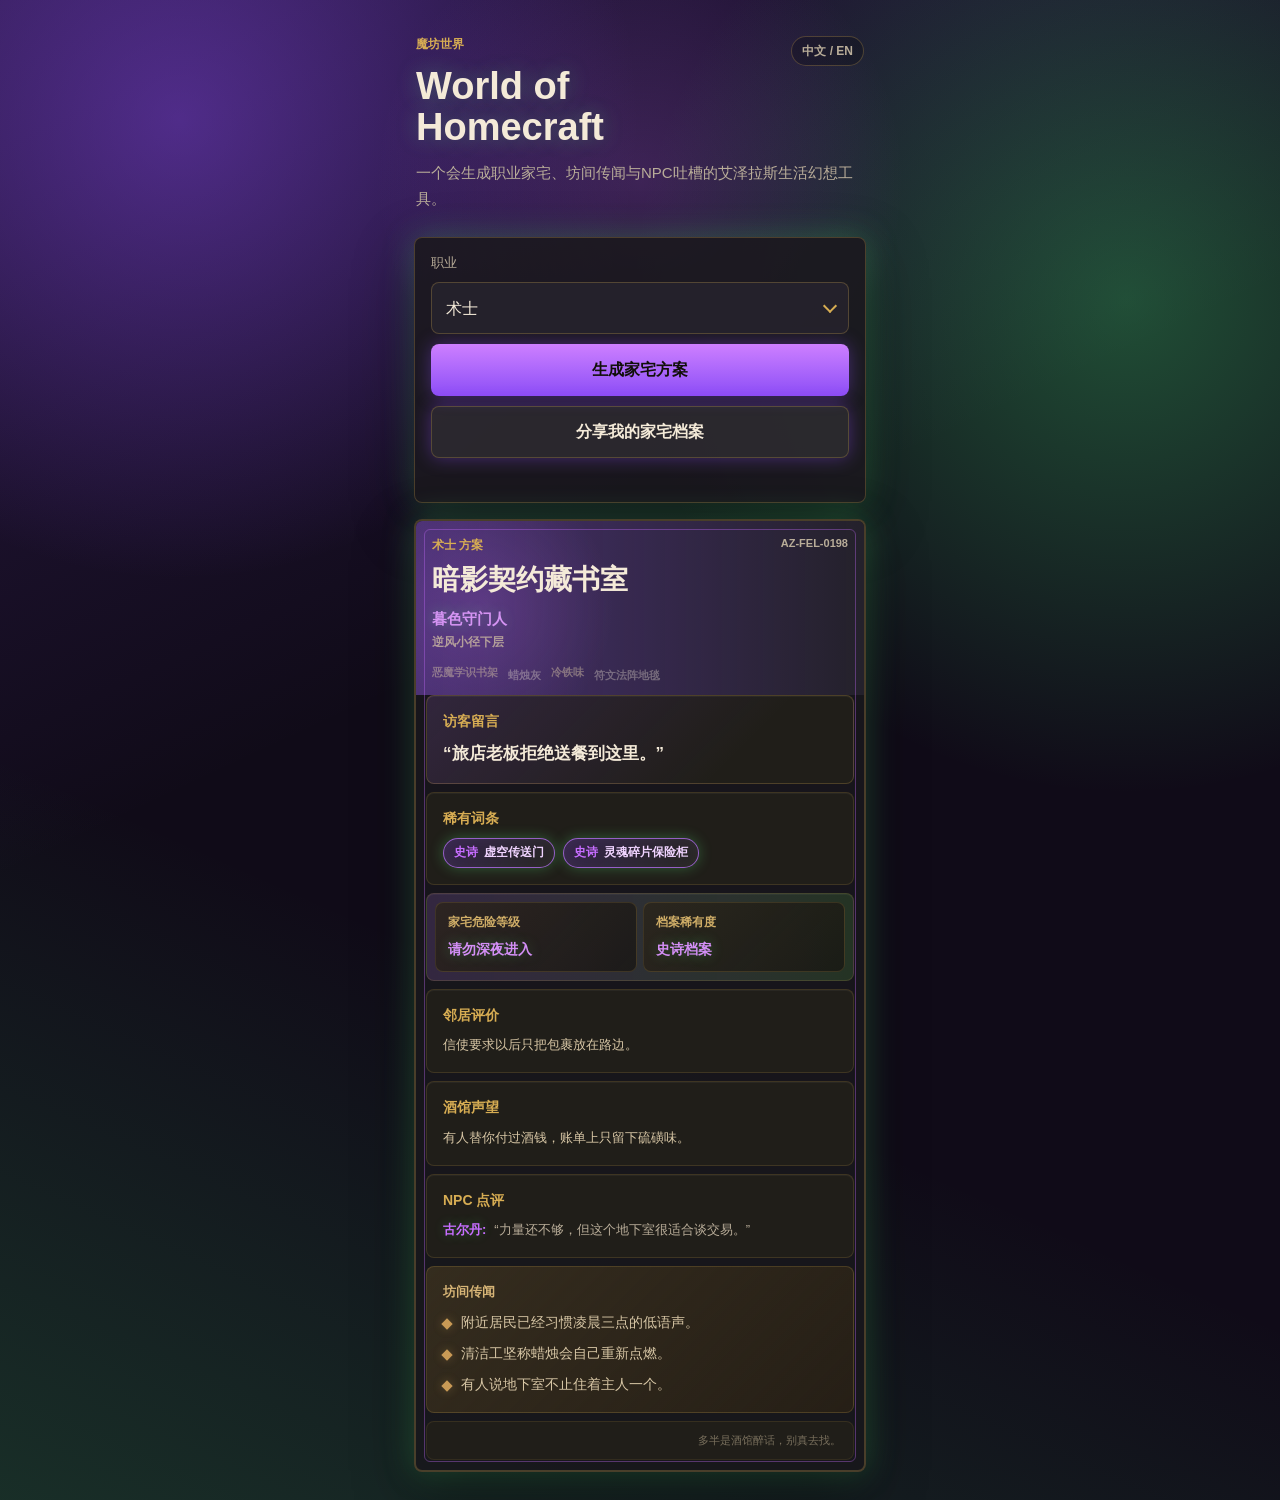
<file: index.html>
<!doctype html>
<html lang="zh-CN">
  <head>
    <meta charset="utf-8">
    <meta name="viewport" content="width=device-width, initial-scale=1">
    <title>World of Homecraft | 魔坊世界</title>
    <link rel="stylesheet" href="styles.css">
  </head>
  <body>
    <main class="app-shell">
      <section class="hero" aria-labelledby="page-title">
        <div class="topbar">
          <p class="eyebrow" id="brandName">魔坊世界</p>
          <button class="lang-toggle" id="langToggle" type="button">中文 / EN</button>
        </div>
        <h1 id="page-title">World of Homecraft</h1>
        <p class="intro" id="introText">一个会生成职业家宅、坊间传闻与NPC吐槽的艾泽拉斯生活幻想工具。</p>
      </section>

      <section class="control-panel" aria-label="生成控制">
        <label class="field-label" id="classLabel" for="classSelect">职业</label>
        <div class="select-wrap">
          <select id="classSelect">
            <option value="warlock">术士</option>
            <option value="paladin">圣骑士</option>
            <option value="rogue">盗贼</option>
            <option value="shaman">萨满</option>
            <option value="deathKnight">死亡骑士</option>
            <option value="warrior">战士</option>
            <option value="hunter">猎人</option>
            <option value="mage">法师</option>
            <option value="priest">牧师</option>
            <option value="druid">德鲁伊</option>
            <option value="monk">武僧</option>
            <option value="demonHunter">恶魔猎手</option>
            <option value="evoker">唤魔师</option>
          </select>
        </div>
        <div class="button-row">
          <button id="generateBtn" type="button">生成家宅方案</button>
          <button class="secondary-button" id="saveBtn" type="button">分享我的家宅档案</button>
        </div>
        <p class="copy-status" id="copyStatus" role="status" aria-live="polite"></p>
      </section>

      <section class="result-card" id="resultCard" aria-live="polite">
        <div class="result-header">
          <div class="poster-topline">
            <p class="result-kicker" id="className">术士方案</p>
            <p class="serial-number" id="serialNumber">AZ-2026-0507-0000</p>
          </div>
          <h2 id="themeName">暗影契约藏书室</h2>
          <div class="header-identity">
            <p class="character-title" id="characterTitle">暮色守门人</p>
            <p class="archive-region" id="archiveRegion">暮色森林边缘</p>
          </div>
          <div class="atmosphere-fragments" id="atmosphereFragments" aria-label="气味碎片"></div>
        </div>

        <article class="visitor-note-block">
          <h3 id="visitorTitle">访客留言</h3>
          <p id="visitorNote">“这里的门从不真正锁上。”</p>
        </article>

        <article class="affix-block">
          <h3 id="affixTitle">稀有词条</h3>
          <div class="affix-list" id="affixList"></div>
        </article>

        <article class="identity-block">
          <div>
            <h3 id="dangerTitle">家宅危险等级</h3>
            <p class="identity-value" id="dangerLevel">有轻微投诉</p>
          </div>
          <div>
            <h3 id="archiveTitle">档案稀有度</h3>
            <p class="identity-value" id="archiveRarity">稀有档案</p>
          </div>
        </article>

        <article class="neighbor-block">
          <h3 id="neighborTitle">邻居评价</h3>
          <p id="neighborNote">隔壁矮人投诉你半夜还在敲墙。</p>
        </article>

        <article class="tavern-block">
          <h3 id="tavernTitle">酒馆声望</h3>
          <p id="tavernReputation">旅店老板知道你的名字，但不愿细说。</p>
        </article>

        <article class="npc-block">
          <h3 id="npcTitle">NPC 点评</h3>
          <p><strong id="npcName">古尔丹</strong><span id="npcComment">力量还不够。</span></p>
        </article>

        <article class="rumor-board">
          <span id="rumorTitle">坊间传闻</span>
          <ul id="rumorList"></ul>
        </article>

        <p class="corner-note" id="cornerNote">多半是酒馆醉话，别真去找。</p>
      </section>
    </main>

    <script src="script.js"></script>
  </body>
</html>
</file>
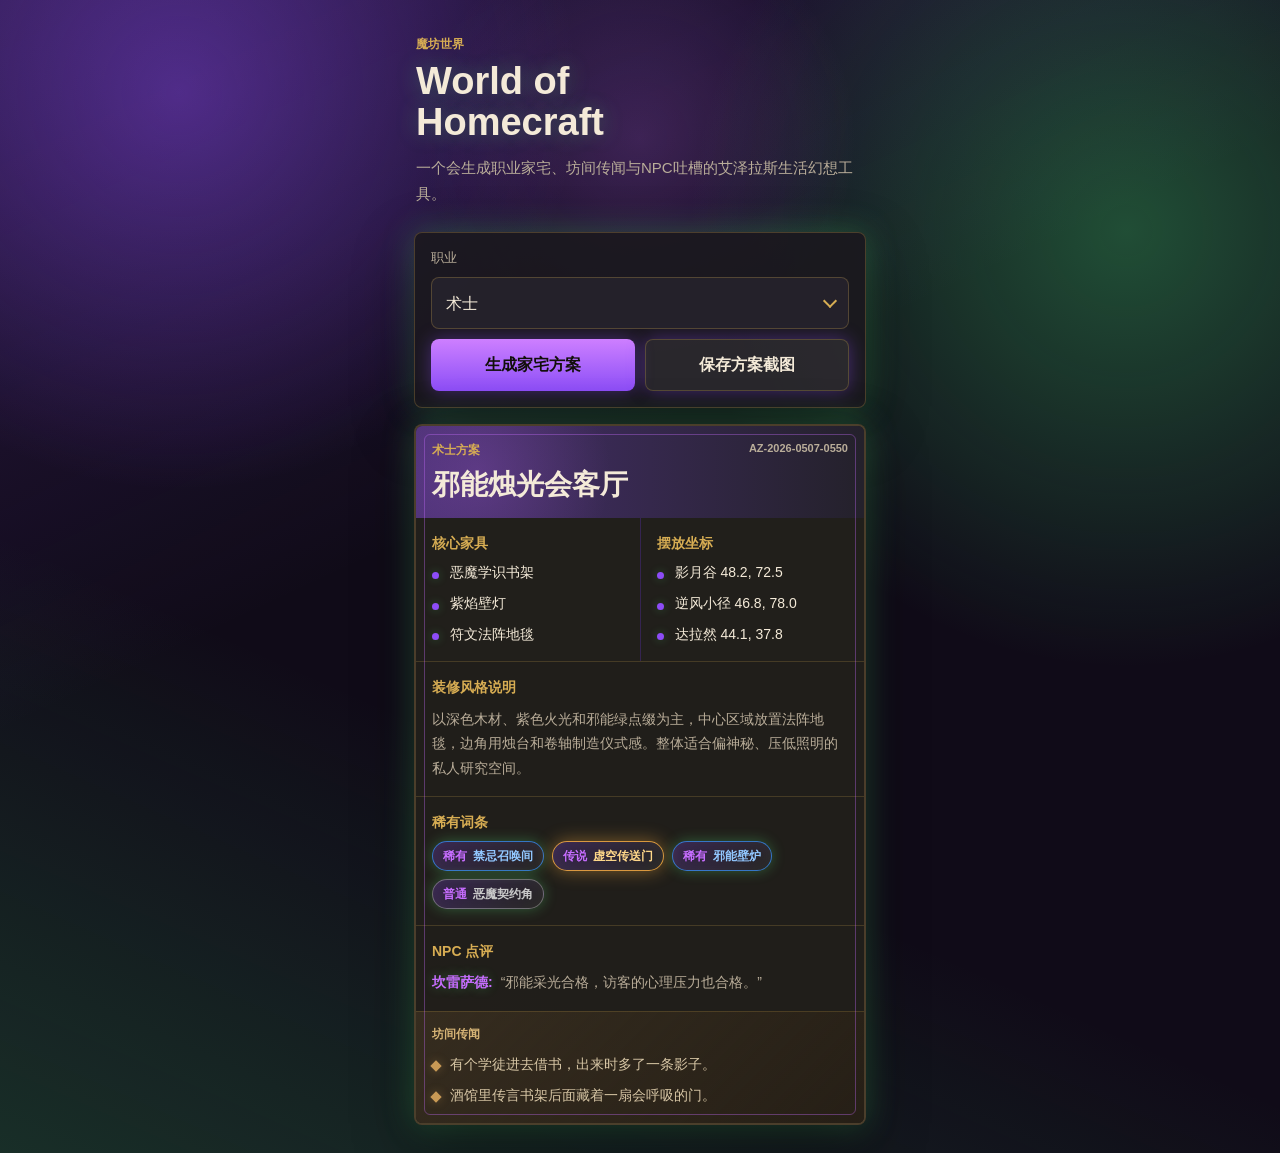
<file: PROJECT_ARCHIVE/BACKUPS/V0_1_1_PRE_DEPLOY_20260507_092441/index.html>
<!doctype html>
<html lang="zh-CN">
  <head>
    <meta charset="utf-8">
    <meta name="viewport" content="width=device-width, initial-scale=1">
    <title>World of Homecraft | 魔坊世界</title>
    <link rel="stylesheet" href="styles.css">
  </head>
  <body>
    <main class="app-shell">
      <section class="hero" aria-labelledby="page-title">
        <p class="eyebrow">魔坊世界</p>
        <h1 id="page-title">World of Homecraft</h1>
        <p class="intro">一个会生成职业家宅、坊间传闻与NPC吐槽的艾泽拉斯生活幻想工具。</p>
      </section>

      <section class="control-panel" aria-label="生成控制">
        <label class="field-label" for="classSelect">职业</label>
        <div class="select-wrap">
          <select id="classSelect">
            <option value="warlock">术士</option>
            <option value="paladin">圣骑士</option>
            <option value="rogue">盗贼</option>
            <option value="shaman">萨满</option>
            <option value="deathKnight">死亡骑士</option>
            <option value="warrior">战士</option>
            <option value="hunter">猎人</option>
            <option value="mage">法师</option>
            <option value="priest">牧师</option>
            <option value="druid">德鲁伊</option>
            <option value="monk">武僧</option>
            <option value="demonHunter">恶魔猎手</option>
            <option value="evoker">唤魔师</option>
          </select>
        </div>
        <div class="button-row">
          <button id="generateBtn" type="button">生成家宅方案</button>
          <button class="secondary-button" id="saveBtn" type="button">保存方案截图</button>
        </div>
      </section>

      <section class="result-card" id="resultCard" aria-live="polite">
        <div class="result-header">
          <div class="poster-topline">
            <p class="result-kicker" id="className">术士方案</p>
            <p class="serial-number" id="serialNumber">AZ-2026-0507-0000</p>
          </div>
          <h2 id="themeName">暗影契约藏书室</h2>
        </div>

        <div class="result-grid">
          <article class="info-block">
            <h3>核心家具</h3>
            <ul id="furnitureList"></ul>
          </article>

          <article class="info-block">
            <h3>摆放坐标</h3>
            <ul id="coordsList"></ul>
          </article>
        </div>

        <article class="style-block">
          <h3>装修风格说明</h3>
          <p id="styleDescription"></p>
        </article>

        <article class="affix-block">
          <h3>稀有词条</h3>
          <div class="affix-list" id="affixList"></div>
        </article>

        <article class="npc-block">
          <h3>NPC 点评</h3>
          <p><strong id="npcName">古尔丹</strong><span id="npcComment">力量还不够。</span></p>
        </article>

        <article class="rumor-board">
          <span>坊间传闻</span>
          <ul id="rumorList"></ul>
        </article>
      </section>
    </main>

    <script src="script.js"></script>
  </body>
</html>
</file>
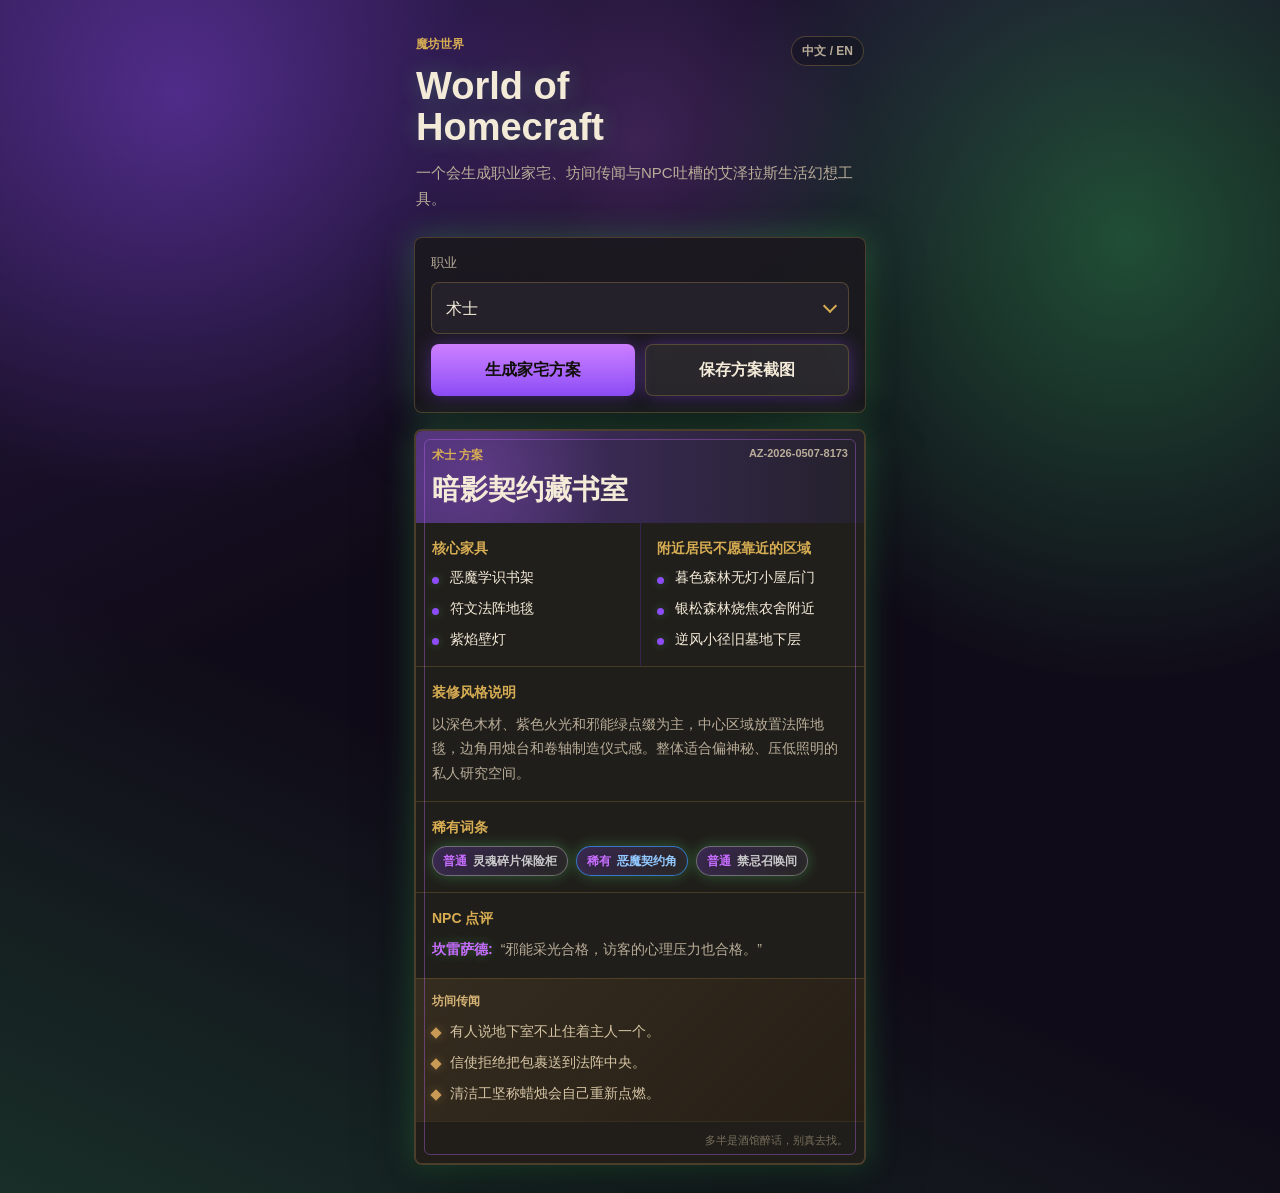
<file: PROJECT_ARCHIVE/WORLD_OF_HOMECRAFT_V0_2_FREEZE_20260507_115040/project_snapshot/index.html>
<!doctype html>
<html lang="zh-CN">
  <head>
    <meta charset="utf-8">
    <meta name="viewport" content="width=device-width, initial-scale=1">
    <title>World of Homecraft | 魔坊世界</title>
    <link rel="stylesheet" href="styles.css">
  </head>
  <body>
    <main class="app-shell">
      <section class="hero" aria-labelledby="page-title">
        <div class="topbar">
          <p class="eyebrow" id="brandName">魔坊世界</p>
          <button class="lang-toggle" id="langToggle" type="button">中文 / EN</button>
        </div>
        <h1 id="page-title">World of Homecraft</h1>
        <p class="intro" id="introText">一个会生成职业家宅、坊间传闻与NPC吐槽的艾泽拉斯生活幻想工具。</p>
      </section>

      <section class="control-panel" aria-label="生成控制">
        <label class="field-label" id="classLabel" for="classSelect">职业</label>
        <div class="select-wrap">
          <select id="classSelect">
            <option value="warlock">术士</option>
            <option value="paladin">圣骑士</option>
            <option value="rogue">盗贼</option>
            <option value="shaman">萨满</option>
            <option value="deathKnight">死亡骑士</option>
            <option value="warrior">战士</option>
            <option value="hunter">猎人</option>
            <option value="mage">法师</option>
            <option value="priest">牧师</option>
            <option value="druid">德鲁伊</option>
            <option value="monk">武僧</option>
            <option value="demonHunter">恶魔猎手</option>
            <option value="evoker">唤魔师</option>
          </select>
        </div>
        <div class="button-row">
          <button id="generateBtn" type="button">生成家宅方案</button>
          <button class="secondary-button" id="saveBtn" type="button">保存方案截图</button>
        </div>
      </section>

      <section class="result-card" id="resultCard" aria-live="polite">
        <div class="result-header">
          <div class="poster-topline">
            <p class="result-kicker" id="className">术士方案</p>
            <p class="serial-number" id="serialNumber">AZ-2026-0507-0000</p>
          </div>
          <h2 id="themeName">暗影契约藏书室</h2>
        </div>

        <div class="result-grid">
          <article class="info-block">
            <h3 id="furnitureTitle">核心家具</h3>
            <ul id="furnitureList"></ul>
          </article>

          <article class="info-block">
            <h3 id="locationTitle">传闻地点</h3>
            <ul id="coordsList"></ul>
          </article>
        </div>

        <article class="style-block">
          <h3 id="styleTitle">装修风格说明</h3>
          <p id="styleDescription"></p>
        </article>

        <article class="affix-block">
          <h3 id="affixTitle">稀有词条</h3>
          <div class="affix-list" id="affixList"></div>
        </article>

        <article class="npc-block">
          <h3 id="npcTitle">NPC 点评</h3>
          <p><strong id="npcName">古尔丹</strong><span id="npcComment">力量还不够。</span></p>
        </article>

        <article class="rumor-board">
          <span id="rumorTitle">坊间传闻</span>
          <ul id="rumorList"></ul>
        </article>

        <p class="corner-note" id="cornerNote">多半是酒馆醉话，别真去找。</p>
      </section>
    </main>

    <script src="script.js"></script>
  </body>
</html>
</file>
<file: styles.css>
:root {
  color-scheme: dark;
  --bg: #100f13;
  --panel: rgba(27, 25, 30, 0.9);
  --panel-strong: rgba(38, 34, 44, 0.94);
  --ink: #f4ead8;
  --muted: #b9ad99;
  --line: rgba(215, 173, 83, 0.26);
  --gold: #d7ad53;
  --ember: #b84e35;
  --green: #588369;
  --accent: #b369f2;
  --accent-2: #4ccf72;
  --accent-3: #d7ad53;
  --glow: rgba(179, 105, 242, 0.36);
  --shadow: 0 20px 60px rgba(0, 0, 0, 0.42);
}

* {
  box-sizing: border-box;
}

html {
  min-height: 100%;
  background: var(--bg);
}

body {
  min-height: 100vh;
  margin: 0;
  overflow-x: hidden;
  font-family: -apple-system, BlinkMacSystemFont, "Segoe UI", "PingFang SC", "Microsoft YaHei", sans-serif;
  color: var(--ink);
  transition: background 420ms ease, color 420ms ease;
  background:
    radial-gradient(circle at 50% 12%, color-mix(in srgb, var(--accent-3) 20%, transparent), transparent 18%),
    radial-gradient(circle at 14% 8%, color-mix(in srgb, var(--accent) 42%, transparent), transparent 26%),
    radial-gradient(circle at 88% 20%, color-mix(in srgb, var(--accent-2) 34%, transparent), transparent 30%),
    linear-gradient(155deg, color-mix(in srgb, var(--accent) 20%, transparent), transparent 42%),
    linear-gradient(24deg, color-mix(in srgb, var(--accent-2) 18%, transparent), transparent 36%),
    var(--bg);
}

body::before {
  position: fixed;
  inset: 0;
  z-index: -1;
  background:
    linear-gradient(rgba(255, 255, 255, 0.035) 1px, transparent 1px),
    linear-gradient(90deg, rgba(255, 255, 255, 0.025) 1px, transparent 1px);
  background-size: 34px 34px;
  content: "";
  mask-image: linear-gradient(to bottom, rgba(0, 0, 0, 0.6), transparent 70%);
}

body[data-theme="warlock"] {
  --bg: #100b18;
  --accent: #8d4cf6;
  --accent-2: #40d06f;
  --accent-3: #c76dff;
  --glow: rgba(92, 255, 132, 0.28);
}

body[data-theme="paladin"] {
  --bg: #17130a;
  --accent: #ffd464;
  --accent-2: #fff2b3;
  --accent-3: #f2a93b;
  --glow: rgba(255, 218, 116, 0.34);
}

body[data-theme="rogue"] {
  --bg: #0d0c0a;
  --accent: #4f3a25;
  --accent-2: #4f6f42;
  --accent-3: #9b8a5a;
  --glow: rgba(126, 162, 83, 0.18);
}

body[data-theme="shaman"] {
  --bg: #081619;
  --accent: #25a8c4;
  --accent-2: #34d099;
  --accent-3: #78e0ff;
  --glow: rgba(52, 208, 153, 0.3);
}

body[data-theme="deathKnight"] {
  --bg: #08131d;
  --accent: #77c7ff;
  --accent-2: #2b5f82;
  --accent-3: #b7e6ff;
  --glow: rgba(119, 199, 255, 0.3);
}

body[data-theme="warrior"] {
  --bg: #140d0c;
  --accent: #a52f25;
  --accent-2: #77716a;
  --accent-3: #d24f38;
  --glow: rgba(210, 79, 56, 0.3);
}

body[data-theme="hunter"] {
  --bg: #0d150c;
  --accent: #4d8f3c;
  --accent-2: #b0a05f;
  --accent-3: #76c25a;
  --glow: rgba(118, 194, 90, 0.26);
}

body[data-theme="mage"] {
  --bg: #0d1021;
  --accent: #4aa6ff;
  --accent-2: #8b68ff;
  --accent-3: #9dd9ff;
  --glow: rgba(74, 166, 255, 0.3);
}

body[data-theme="priest"] {
  --bg: #15131a;
  --accent: #f4e8b7;
  --accent-2: #7a5aa2;
  --accent-3: #ffffff;
  --glow: rgba(244, 232, 183, 0.28);
}

body[data-theme="druid"] {
  --bg: #10170c;
  --accent: #66b34e;
  --accent-2: #d6ad4b;
  --accent-3: #9fdf70;
  --glow: rgba(102, 179, 78, 0.28);
}

body[data-theme="monk"] {
  --bg: #071714;
  --accent: #38b889;
  --accent-2: #9ed6a2;
  --accent-3: #7ff0bf;
  --glow: rgba(56, 184, 137, 0.3);
}

body[data-theme="demonHunter"] {
  --bg: #0c0d0a;
  --accent: #63e23f;
  --accent-2: #2a182d;
  --accent-3: #a6ff69;
  --glow: rgba(99, 226, 63, 0.32);
}

body[data-theme="evoker"] {
  --bg: #10140f;
  --accent: #44bda6;
  --accent-2: #b38145;
  --accent-3: #6ee2bb;
  --glow: rgba(68, 189, 166, 0.3);
}

button,
select {
  font: inherit;
}

.app-shell {
  width: min(100vw, 480px);
  min-height: 100vh;
  margin: 0 auto;
  padding: 18px 14px 28px;
}

.hero {
  padding: 18px 2px 16px;
}

.topbar {
  display: flex;
  align-items: flex-start;
  justify-content: space-between;
  gap: 12px;
}

.eyebrow,
.result-kicker {
  margin: 0 0 8px;
  color: var(--gold);
  font-size: 12px;
  font-weight: 700;
  letter-spacing: 0;
  text-transform: uppercase;
}

.lang-toggle {
  width: auto;
  min-height: 30px;
  border: 1px solid rgba(215, 173, 83, 0.28);
  border-radius: 999px;
  padding: 4px 10px;
  color: var(--muted);
  background: rgba(0, 0, 0, 0.22);
  box-shadow: none;
  font-size: 12px;
  font-weight: 800;
}

h1,
h2,
h3,
p {
  margin-top: 0;
}

h1 {
  max-width: 8em;
  margin-bottom: 12px;
  font-size: 38px;
  line-height: 1.08;
  letter-spacing: 0;
  text-shadow: 0 0 22px var(--glow);
}

.intro {
  margin-bottom: 0;
  color: var(--muted);
  font-size: 15px;
  line-height: 1.7;
}

.control-panel,
.result-card {
  border: 1px solid var(--line);
  background: var(--panel);
  box-shadow: var(--shadow), 0 0 32px var(--glow);
  transition: border-color 420ms ease, box-shadow 420ms ease, background 420ms ease;
}

.control-panel {
  display: grid;
  gap: 10px;
  margin: 10px 0 16px;
  padding: 16px;
  border-radius: 8px;
}

.field-label {
  color: var(--muted);
  font-size: 13px;
}

.select-wrap {
  position: relative;
}

.select-wrap::after {
  position: absolute;
  top: 50%;
  right: 14px;
  width: 8px;
  height: 8px;
  border-right: 2px solid var(--gold);
  border-bottom: 2px solid var(--gold);
  content: "";
  pointer-events: none;
  transform: translateY(-70%) rotate(45deg);
}

select,
button {
  width: 100%;
  min-height: 52px;
  border-radius: 8px;
}

select {
  appearance: none;
  border: 1px solid var(--line);
  padding: 0 42px 0 14px;
  color: var(--ink);
  background: var(--panel-strong);
}

button {
  border: 0;
  color: #110f0a;
  background: linear-gradient(180deg, color-mix(in srgb, var(--accent-3) 88%, #ffffff), var(--accent));
  font-weight: 800;
  cursor: pointer;
  box-shadow: 0 0 18px color-mix(in srgb, var(--accent) 38%, transparent);
}

button:active {
  transform: translateY(1px);
}

.button-row {
  display: grid;
  gap: 10px;
}

.secondary-button {
  border: 1px solid var(--line);
  color: var(--ink);
  background: rgba(255, 255, 255, 0.07);
}

.copy-status {
  min-height: 18px;
  margin: 0;
  color: color-mix(in srgb, var(--accent-3) 82%, var(--ink));
  font-size: 12px;
  line-height: 1.5;
}

.result-card {
  overflow: hidden;
  border-width: 2px;
  border-radius: 8px;
  position: relative;
  background: color-mix(in srgb, var(--panel) 88%, #0c0a0b);
}

.result-card::before {
  position: absolute;
  inset: 8px;
  border: 1px solid color-mix(in srgb, var(--accent-3) 36%, transparent);
  border-radius: 6px;
  content: "";
  pointer-events: none;
}

.result-header {
  padding: 16px;
  background:
    radial-gradient(circle at 14% 50%, color-mix(in srgb, var(--accent-3) 20%, transparent), transparent 34%),
    linear-gradient(90deg, color-mix(in srgb, var(--accent) 34%, transparent), transparent),
    var(--panel-strong);
}

.poster-topline {
  display: flex;
  align-items: flex-start;
  justify-content: space-between;
  gap: 10px;
}

.serial-number {
  margin: 0;
  color: var(--muted);
  font-size: 11px;
  font-weight: 800;
}

h2 {
  margin-bottom: 0;
  font-size: 28px;
  line-height: 1.25;
  letter-spacing: 0;
}

.header-identity {
  display: grid;
  gap: 5px;
  margin-top: 12px;
}

.character-title,
.archive-region {
  margin: 0;
  line-height: 1.35;
}

.character-title {
  color: color-mix(in srgb, var(--accent-3) 70%, var(--ink));
  font-size: 15px;
  font-weight: 900;
  text-shadow: 0 0 14px var(--glow);
}

.archive-region {
  color: rgba(215, 198, 165, 0.72);
  font-size: 12px;
  font-weight: 800;
}

.atmosphere-fragments {
  display: flex;
  flex-wrap: wrap;
  gap: 6px 10px;
  margin-top: 14px;
  max-width: 100%;
}

.atmosphere-fragments span {
  color: rgba(215, 198, 165, 0.46);
  font-size: 11px;
  font-weight: 800;
  line-height: 1.35;
}

.atmosphere-fragments span:nth-child(even) {
  transform: translateY(3px);
  color: rgba(244, 234, 216, 0.34);
}

.info-block,
.affix-block,
.visitor-note-block,
.identity-block,
.neighbor-block,
.tavern-block,
.npc-block,
.rumor-board {
  background: rgba(33, 31, 26, 0.98);
}

.info-block,
.affix-block,
.visitor-note-block,
.identity-block,
.neighbor-block,
.tavern-block,
.npc-block {
  padding: 16px;
}

h3 {
  margin-bottom: 10px;
  color: var(--gold);
  font-size: 14px;
  line-height: 1.3;
}

ul {
  display: grid;
  gap: 9px;
  margin: 0;
  padding: 0;
  list-style: none;
}

li {
  position: relative;
  padding-left: 18px;
  color: var(--ink);
  font-size: 14px;
  line-height: 1.55;
}

li::before {
  position: absolute;
  top: 0.7em;
  left: 0;
  width: 7px;
  height: 7px;
  border-radius: 50%;
  background: var(--accent);
  box-shadow: 0 0 10px var(--glow);
  content: "";
}

.affix-block,
.visitor-note-block,
.identity-block,
.neighbor-block,
.tavern-block,
.npc-block {
  border-top: 1px solid rgba(215, 173, 83, 0.2);
  margin: 8px 10px 0;
  border: 1px solid rgba(215, 173, 83, 0.16);
  border-radius: 8px;
  box-shadow: inset 0 1px 0 rgba(255, 255, 255, 0.04);
}

.visitor-note-block {
  margin-top: 0;
  border-color: rgba(215, 173, 83, 0.24);
  background:
    linear-gradient(135deg, color-mix(in srgb, var(--accent) 16%, transparent), transparent 72%),
    rgba(33, 31, 26, 0.98);
}

.visitor-note-block p {
  margin: 0;
  color: var(--ink);
  font-size: 17px;
  font-weight: 800;
  line-height: 1.58;
}

.rumor-board {
  display: grid;
  gap: 10px;
  margin: 8px 10px 0;
  border: 1px solid rgba(215, 173, 83, 0.2);
  border-radius: 8px;
  padding: 16px;
  background:
    linear-gradient(135deg, rgba(160, 118, 57, 0.16), rgba(38, 31, 22, 0.98)),
    rgba(33, 31, 26, 0.98);
}

.affix-list {
  display: flex;
  flex-wrap: wrap;
  gap: 8px;
  min-width: 0;
}

.affix-badge {
  display: inline-flex;
  align-items: center;
  flex-wrap: wrap;
  min-height: 30px;
  max-width: 100%;
  border: 1px solid color-mix(in srgb, var(--accent-3) 50%, transparent);
  border-radius: 999px;
  padding: 5px 10px;
  color: var(--ink);
  background:
    linear-gradient(135deg, color-mix(in srgb, var(--accent) 26%, transparent), rgba(255, 255, 255, 0.06)),
    rgba(0, 0, 0, 0.22);
  box-shadow: 0 0 14px var(--glow), inset 0 0 16px rgba(255, 255, 255, 0.04);
  font-size: 12px;
  font-weight: 800;
  line-height: 1.35;
  overflow-wrap: anywhere;
  white-space: normal;
}

.affix-badge[data-rarity="普通"] {
  color: #c9c9c9;
  border-color: rgba(180, 180, 180, 0.5);
}

.affix-badge[data-rarity="稀有"] {
  color: #92c8ff;
  border-color: rgba(58, 150, 255, 0.72);
}

.affix-badge[data-rarity="史诗"] {
  color: #f0d4ff;
  border-color: rgba(190, 118, 255, 0.72);
}

.affix-badge[data-rarity="传说"] {
  color: #ffd88a;
  border-color: rgba(255, 179, 65, 0.82);
  box-shadow: 0 0 18px rgba(255, 179, 65, 0.42), inset 0 0 16px rgba(255, 255, 255, 0.05);
}

.affix-badge[data-rarity="神话"] {
  color: #ffefb0;
  border-color: rgba(255, 222, 92, 0.92);
  background:
    linear-gradient(135deg, rgba(255, 189, 55, 0.28), color-mix(in srgb, var(--accent) 22%, transparent)),
    rgba(0, 0, 0, 0.28);
  box-shadow: 0 0 24px rgba(255, 214, 82, 0.56), inset 0 0 18px rgba(255, 255, 255, 0.08);
}

.affix-rarity {
  margin-right: 6px;
  color: var(--accent-3);
}

.identity-block {
  display: grid;
  grid-template-columns: 1fr 1fr;
  gap: 6px;
  padding: 8px;
  background:
    linear-gradient(90deg, color-mix(in srgb, var(--accent) 18%, transparent), color-mix(in srgb, var(--accent-2) 12%, transparent)),
    rgba(33, 31, 26, 0.98);
}

.identity-block > div {
  border: 1px solid rgba(215, 173, 83, 0.16);
  border-radius: 8px;
  padding: 12px;
  background:
    linear-gradient(135deg, rgba(215, 173, 83, 0.08), transparent),
    rgba(23, 21, 18, 0.74);
}

.identity-block h3 {
  color: color-mix(in srgb, var(--gold) 72%, var(--muted));
  font-size: 12px;
}

.identity-value {
  margin: 0;
  color: color-mix(in srgb, var(--accent-3) 74%, var(--ink));
  font-size: 14px;
  font-weight: 900;
  line-height: 1.35;
  text-shadow: 0 0 14px var(--glow);
}

.neighbor-block p,
.tavern-block p {
  margin: 0;
  color: #d7c6a5;
  font-size: 13px;
  line-height: 1.7;
}

.npc-block p {
  margin: 0;
  color: var(--muted);
  font-size: 13px;
  line-height: 1.72;
}

.npc-block strong {
  display: inline-block;
  margin-right: 8px;
  color: var(--accent-3);
  text-shadow: 0 0 12px var(--glow);
}

.rumor-board span {
  color: #d6b476;
  font-size: 13px;
  font-weight: 800;
}

.rumor-board ul {
  gap: 8px;
}

.rumor-board li {
  color: #d7c6a5;
  font-size: 14px;
  line-height: 1.65;
}

.rumor-board li::before {
  top: 0.62em;
  width: 8px;
  height: 8px;
  border-radius: 0;
  background: #c99a55;
  box-shadow: 0 0 10px rgba(201, 154, 85, 0.36);
  transform: rotate(45deg);
}

.corner-note {
  margin: 8px 10px 10px;
  border: 1px solid rgba(215, 173, 83, 0.1);
  border-radius: 8px;
  padding: 10px 12px;
  color: rgba(215, 198, 165, 0.48);
  background: rgba(33, 31, 26, 0.98);
  border-top: 1px solid rgba(215, 173, 83, 0.12);
  font-size: 11px;
  line-height: 1.5;
  text-align: right;
}

@media (max-width: 360px) {
  h1 {
    font-size: 34px;
  }

  .identity-block {
    grid-template-columns: 1fr;
  }

  .info-block,
  .affix-block,
  .visitor-note-block,
  .neighbor-block,
  .tavern-block,
  .npc-block {
    padding: 18px 16px;
  }

  .affix-block,
  .visitor-note-block,
  .identity-block,
  .neighbor-block,
  .tavern-block,
  .npc-block,
  .rumor-board {
    margin-right: 8px;
    margin-left: 8px;
  }

  .rumor-board {
    padding: 16px;
  }
}
</file>
<file: PROJECT_ARCHIVE/BACKUPS/V0_1_1_PRE_DEPLOY_20260507_092441/styles.css>
:root {
  color-scheme: dark;
  --bg: #100f13;
  --panel: rgba(27, 25, 30, 0.9);
  --panel-strong: rgba(38, 34, 44, 0.94);
  --ink: #f4ead8;
  --muted: #b9ad99;
  --line: rgba(215, 173, 83, 0.26);
  --gold: #d7ad53;
  --ember: #b84e35;
  --green: #588369;
  --accent: #b369f2;
  --accent-2: #4ccf72;
  --accent-3: #d7ad53;
  --glow: rgba(179, 105, 242, 0.36);
  --shadow: 0 20px 60px rgba(0, 0, 0, 0.42);
}

* {
  box-sizing: border-box;
}

html {
  min-height: 100%;
  background: var(--bg);
}

body {
  min-height: 100vh;
  margin: 0;
  font-family: -apple-system, BlinkMacSystemFont, "Segoe UI", "PingFang SC", "Microsoft YaHei", sans-serif;
  color: var(--ink);
  transition: background 420ms ease, color 420ms ease;
  background:
    radial-gradient(circle at 50% 12%, color-mix(in srgb, var(--accent-3) 20%, transparent), transparent 18%),
    radial-gradient(circle at 14% 8%, color-mix(in srgb, var(--accent) 42%, transparent), transparent 26%),
    radial-gradient(circle at 88% 20%, color-mix(in srgb, var(--accent-2) 34%, transparent), transparent 30%),
    linear-gradient(155deg, color-mix(in srgb, var(--accent) 20%, transparent), transparent 42%),
    linear-gradient(24deg, color-mix(in srgb, var(--accent-2) 18%, transparent), transparent 36%),
    var(--bg);
}

body::before {
  position: fixed;
  inset: 0;
  z-index: -1;
  background:
    linear-gradient(rgba(255, 255, 255, 0.035) 1px, transparent 1px),
    linear-gradient(90deg, rgba(255, 255, 255, 0.025) 1px, transparent 1px);
  background-size: 34px 34px;
  content: "";
  mask-image: linear-gradient(to bottom, rgba(0, 0, 0, 0.6), transparent 70%);
}

body[data-theme="warlock"] {
  --bg: #100b18;
  --accent: #8d4cf6;
  --accent-2: #40d06f;
  --accent-3: #c76dff;
  --glow: rgba(92, 255, 132, 0.28);
}

body[data-theme="paladin"] {
  --bg: #17130a;
  --accent: #ffd464;
  --accent-2: #fff2b3;
  --accent-3: #f2a93b;
  --glow: rgba(255, 218, 116, 0.34);
}

body[data-theme="rogue"] {
  --bg: #100b0d;
  --accent: #8f1f24;
  --accent-2: #2a2422;
  --accent-3: #e05945;
  --glow: rgba(224, 54, 43, 0.28);
}

body[data-theme="shaman"] {
  --bg: #081619;
  --accent: #25a8c4;
  --accent-2: #34d099;
  --accent-3: #78e0ff;
  --glow: rgba(52, 208, 153, 0.3);
}

body[data-theme="deathKnight"] {
  --bg: #08131d;
  --accent: #77c7ff;
  --accent-2: #2b5f82;
  --accent-3: #b7e6ff;
  --glow: rgba(119, 199, 255, 0.3);
}

body[data-theme="warrior"] {
  --bg: #140d0c;
  --accent: #a52f25;
  --accent-2: #77716a;
  --accent-3: #d24f38;
  --glow: rgba(210, 79, 56, 0.3);
}

body[data-theme="hunter"] {
  --bg: #0d150c;
  --accent: #4d8f3c;
  --accent-2: #b0a05f;
  --accent-3: #76c25a;
  --glow: rgba(118, 194, 90, 0.26);
}

body[data-theme="mage"] {
  --bg: #0d1021;
  --accent: #4aa6ff;
  --accent-2: #8b68ff;
  --accent-3: #9dd9ff;
  --glow: rgba(74, 166, 255, 0.3);
}

body[data-theme="priest"] {
  --bg: #15131a;
  --accent: #f4e8b7;
  --accent-2: #7a5aa2;
  --accent-3: #ffffff;
  --glow: rgba(244, 232, 183, 0.28);
}

body[data-theme="druid"] {
  --bg: #10170c;
  --accent: #66b34e;
  --accent-2: #d6ad4b;
  --accent-3: #9fdf70;
  --glow: rgba(102, 179, 78, 0.28);
}

body[data-theme="monk"] {
  --bg: #071714;
  --accent: #38b889;
  --accent-2: #9ed6a2;
  --accent-3: #7ff0bf;
  --glow: rgba(56, 184, 137, 0.3);
}

body[data-theme="demonHunter"] {
  --bg: #0c0d0a;
  --accent: #63e23f;
  --accent-2: #2a182d;
  --accent-3: #a6ff69;
  --glow: rgba(99, 226, 63, 0.32);
}

body[data-theme="evoker"] {
  --bg: #10140f;
  --accent: #44bda6;
  --accent-2: #b38145;
  --accent-3: #6ee2bb;
  --glow: rgba(68, 189, 166, 0.3);
}

button,
select {
  font: inherit;
}

.app-shell {
  width: min(100%, 480px);
  min-height: 100vh;
  margin: 0 auto;
  padding: 18px 14px 28px;
}

.hero {
  padding: 18px 2px 16px;
}

.eyebrow,
.result-kicker {
  margin: 0 0 8px;
  color: var(--gold);
  font-size: 12px;
  font-weight: 700;
  letter-spacing: 0;
  text-transform: uppercase;
}

h1,
h2,
h3,
p {
  margin-top: 0;
}

h1 {
  max-width: 8em;
  margin-bottom: 12px;
  font-size: 38px;
  line-height: 1.08;
  letter-spacing: 0;
  text-shadow: 0 0 22px var(--glow);
}

.intro {
  margin-bottom: 0;
  color: var(--muted);
  font-size: 15px;
  line-height: 1.7;
}

.control-panel,
.result-card {
  border: 1px solid var(--line);
  background: var(--panel);
  box-shadow: var(--shadow), 0 0 32px var(--glow);
  transition: border-color 420ms ease, box-shadow 420ms ease, background 420ms ease;
}

.control-panel {
  display: grid;
  gap: 10px;
  margin: 10px 0 16px;
  padding: 16px;
  border-radius: 8px;
}

.field-label {
  color: var(--muted);
  font-size: 13px;
}

.select-wrap {
  position: relative;
}

.select-wrap::after {
  position: absolute;
  top: 50%;
  right: 14px;
  width: 8px;
  height: 8px;
  border-right: 2px solid var(--gold);
  border-bottom: 2px solid var(--gold);
  content: "";
  pointer-events: none;
  transform: translateY(-70%) rotate(45deg);
}

select,
button {
  width: 100%;
  min-height: 52px;
  border-radius: 8px;
}

select {
  appearance: none;
  border: 1px solid var(--line);
  padding: 0 42px 0 14px;
  color: var(--ink);
  background: var(--panel-strong);
}

button {
  border: 0;
  color: #110f0a;
  background: linear-gradient(180deg, color-mix(in srgb, var(--accent-3) 88%, #ffffff), var(--accent));
  font-weight: 800;
  cursor: pointer;
  box-shadow: 0 0 18px color-mix(in srgb, var(--accent) 38%, transparent);
}

button:active {
  transform: translateY(1px);
}

.button-row {
  display: grid;
  gap: 10px;
}

.secondary-button {
  border: 1px solid var(--line);
  color: var(--ink);
  background: rgba(255, 255, 255, 0.07);
}

.result-card {
  overflow: hidden;
  border-width: 2px;
  border-radius: 8px;
  position: relative;
}

.result-card::before {
  position: absolute;
  inset: 8px;
  border: 1px solid color-mix(in srgb, var(--accent-3) 36%, transparent);
  border-radius: 6px;
  content: "";
  pointer-events: none;
}

.result-header {
  padding: 16px;
  background:
    radial-gradient(circle at 14% 50%, color-mix(in srgb, var(--accent-3) 20%, transparent), transparent 34%),
    linear-gradient(90deg, color-mix(in srgb, var(--accent) 34%, transparent), transparent),
    var(--panel-strong);
}

.poster-topline {
  display: flex;
  align-items: flex-start;
  justify-content: space-between;
  gap: 10px;
}

.serial-number {
  margin: 0;
  color: var(--muted);
  font-size: 11px;
  font-weight: 800;
}

h2 {
  margin-bottom: 0;
  font-size: 28px;
  line-height: 1.25;
  letter-spacing: 0;
}

.result-grid {
  display: grid;
  gap: 1px;
  background: color-mix(in srgb, var(--accent) 24%, transparent);
}

.info-block,
.style-block,
.affix-block,
.npc-block,
.rumor-board {
  background: rgba(33, 31, 26, 0.98);
}

.info-block,
.style-block,
.affix-block,
.npc-block {
  padding: 16px;
}

h3 {
  margin-bottom: 10px;
  color: var(--gold);
  font-size: 14px;
  line-height: 1.3;
}

ul {
  display: grid;
  gap: 9px;
  margin: 0;
  padding: 0;
  list-style: none;
}

li {
  position: relative;
  padding-left: 18px;
  color: var(--ink);
  font-size: 14px;
  line-height: 1.55;
}

li::before {
  position: absolute;
  top: 0.7em;
  left: 0;
  width: 7px;
  height: 7px;
  border-radius: 50%;
  background: var(--accent);
  box-shadow: 0 0 10px var(--glow);
  content: "";
}

.style-block,
.affix-block,
.npc-block {
  border-top: 1px solid rgba(215, 173, 83, 0.2);
}

.style-block p {
  margin-bottom: 0;
  color: var(--muted);
  font-size: 14px;
  line-height: 1.75;
}

.rumor-board {
  display: grid;
  gap: 10px;
  padding: 14px 16px 16px;
  border-top: 1px solid rgba(215, 173, 83, 0.2);
  background:
    linear-gradient(135deg, rgba(160, 118, 57, 0.16), rgba(38, 31, 22, 0.98)),
    rgba(33, 31, 26, 0.98);
}

.affix-list {
  display: flex;
  flex-wrap: wrap;
  gap: 8px;
}

.affix-badge {
  display: inline-flex;
  align-items: center;
  min-height: 30px;
  border: 1px solid color-mix(in srgb, var(--accent-3) 50%, transparent);
  border-radius: 999px;
  padding: 5px 10px;
  color: var(--ink);
  background:
    linear-gradient(135deg, color-mix(in srgb, var(--accent) 26%, transparent), rgba(255, 255, 255, 0.06)),
    rgba(0, 0, 0, 0.22);
  box-shadow: 0 0 14px var(--glow), inset 0 0 16px rgba(255, 255, 255, 0.04);
  font-size: 12px;
  font-weight: 800;
}

.affix-badge[data-rarity="普通"] {
  color: #c9c9c9;
  border-color: rgba(180, 180, 180, 0.5);
}

.affix-badge[data-rarity="稀有"] {
  color: #92c8ff;
  border-color: rgba(58, 150, 255, 0.72);
}

.affix-badge[data-rarity="史诗"] {
  color: #f0d4ff;
  border-color: rgba(190, 118, 255, 0.72);
}

.affix-badge[data-rarity="传说"] {
  color: #ffd88a;
  border-color: rgba(255, 179, 65, 0.82);
  box-shadow: 0 0 18px rgba(255, 179, 65, 0.42), inset 0 0 16px rgba(255, 255, 255, 0.05);
}

.affix-badge[data-rarity="神话"] {
  color: #ffefb0;
  border-color: rgba(255, 222, 92, 0.92);
  background:
    linear-gradient(135deg, rgba(255, 189, 55, 0.28), color-mix(in srgb, var(--accent) 22%, transparent)),
    rgba(0, 0, 0, 0.28);
  box-shadow: 0 0 24px rgba(255, 214, 82, 0.56), inset 0 0 18px rgba(255, 255, 255, 0.08);
}

.affix-rarity {
  margin-right: 6px;
  color: var(--accent-3);
}

.npc-block p {
  margin: 0;
  color: var(--muted);
  font-size: 14px;
  line-height: 1.75;
}

.npc-block strong {
  display: inline-block;
  margin-right: 8px;
  color: var(--accent-3);
  text-shadow: 0 0 12px var(--glow);
}

.rumor-board span {
  color: #d6b476;
  font-size: 12px;
  font-weight: 800;
}

.rumor-board ul {
  gap: 8px;
}

.rumor-board li {
  color: #d7c6a5;
  font-size: 14px;
  line-height: 1.65;
}

.rumor-board li::before {
  top: 0.62em;
  width: 8px;
  height: 8px;
  border-radius: 0;
  background: #c99a55;
  box-shadow: 0 0 10px rgba(201, 154, 85, 0.36);
  transform: rotate(45deg);
}

@media (max-width: 360px) {
  h1 {
    font-size: 34px;
  }

}

@media (min-width: 430px) {
  .result-grid {
    grid-template-columns: 1fr 1fr;
  }

  .button-row {
    grid-template-columns: 1fr 1fr;
  }
}
</file>
<file: PROJECT_ARCHIVE/WORLD_OF_HOMECRAFT_V0_2_FREEZE_20260507_115040/project_snapshot/styles.css>
:root {
  color-scheme: dark;
  --bg: #100f13;
  --panel: rgba(27, 25, 30, 0.9);
  --panel-strong: rgba(38, 34, 44, 0.94);
  --ink: #f4ead8;
  --muted: #b9ad99;
  --line: rgba(215, 173, 83, 0.26);
  --gold: #d7ad53;
  --ember: #b84e35;
  --green: #588369;
  --accent: #b369f2;
  --accent-2: #4ccf72;
  --accent-3: #d7ad53;
  --glow: rgba(179, 105, 242, 0.36);
  --shadow: 0 20px 60px rgba(0, 0, 0, 0.42);
}

* {
  box-sizing: border-box;
}

html {
  min-height: 100%;
  background: var(--bg);
}

body {
  min-height: 100vh;
  margin: 0;
  font-family: -apple-system, BlinkMacSystemFont, "Segoe UI", "PingFang SC", "Microsoft YaHei", sans-serif;
  color: var(--ink);
  transition: background 420ms ease, color 420ms ease;
  background:
    radial-gradient(circle at 50% 12%, color-mix(in srgb, var(--accent-3) 20%, transparent), transparent 18%),
    radial-gradient(circle at 14% 8%, color-mix(in srgb, var(--accent) 42%, transparent), transparent 26%),
    radial-gradient(circle at 88% 20%, color-mix(in srgb, var(--accent-2) 34%, transparent), transparent 30%),
    linear-gradient(155deg, color-mix(in srgb, var(--accent) 20%, transparent), transparent 42%),
    linear-gradient(24deg, color-mix(in srgb, var(--accent-2) 18%, transparent), transparent 36%),
    var(--bg);
}

body::before {
  position: fixed;
  inset: 0;
  z-index: -1;
  background:
    linear-gradient(rgba(255, 255, 255, 0.035) 1px, transparent 1px),
    linear-gradient(90deg, rgba(255, 255, 255, 0.025) 1px, transparent 1px);
  background-size: 34px 34px;
  content: "";
  mask-image: linear-gradient(to bottom, rgba(0, 0, 0, 0.6), transparent 70%);
}

body[data-theme="warlock"] {
  --bg: #100b18;
  --accent: #8d4cf6;
  --accent-2: #40d06f;
  --accent-3: #c76dff;
  --glow: rgba(92, 255, 132, 0.28);
}

body[data-theme="paladin"] {
  --bg: #17130a;
  --accent: #ffd464;
  --accent-2: #fff2b3;
  --accent-3: #f2a93b;
  --glow: rgba(255, 218, 116, 0.34);
}

body[data-theme="rogue"] {
  --bg: #0d0c0a;
  --accent: #4f3a25;
  --accent-2: #4f6f42;
  --accent-3: #9b8a5a;
  --glow: rgba(126, 162, 83, 0.18);
}

body[data-theme="shaman"] {
  --bg: #081619;
  --accent: #25a8c4;
  --accent-2: #34d099;
  --accent-3: #78e0ff;
  --glow: rgba(52, 208, 153, 0.3);
}

body[data-theme="deathKnight"] {
  --bg: #08131d;
  --accent: #77c7ff;
  --accent-2: #2b5f82;
  --accent-3: #b7e6ff;
  --glow: rgba(119, 199, 255, 0.3);
}

body[data-theme="warrior"] {
  --bg: #140d0c;
  --accent: #a52f25;
  --accent-2: #77716a;
  --accent-3: #d24f38;
  --glow: rgba(210, 79, 56, 0.3);
}

body[data-theme="hunter"] {
  --bg: #0d150c;
  --accent: #4d8f3c;
  --accent-2: #b0a05f;
  --accent-3: #76c25a;
  --glow: rgba(118, 194, 90, 0.26);
}

body[data-theme="mage"] {
  --bg: #0d1021;
  --accent: #4aa6ff;
  --accent-2: #8b68ff;
  --accent-3: #9dd9ff;
  --glow: rgba(74, 166, 255, 0.3);
}

body[data-theme="priest"] {
  --bg: #15131a;
  --accent: #f4e8b7;
  --accent-2: #7a5aa2;
  --accent-3: #ffffff;
  --glow: rgba(244, 232, 183, 0.28);
}

body[data-theme="druid"] {
  --bg: #10170c;
  --accent: #66b34e;
  --accent-2: #d6ad4b;
  --accent-3: #9fdf70;
  --glow: rgba(102, 179, 78, 0.28);
}

body[data-theme="monk"] {
  --bg: #071714;
  --accent: #38b889;
  --accent-2: #9ed6a2;
  --accent-3: #7ff0bf;
  --glow: rgba(56, 184, 137, 0.3);
}

body[data-theme="demonHunter"] {
  --bg: #0c0d0a;
  --accent: #63e23f;
  --accent-2: #2a182d;
  --accent-3: #a6ff69;
  --glow: rgba(99, 226, 63, 0.32);
}

body[data-theme="evoker"] {
  --bg: #10140f;
  --accent: #44bda6;
  --accent-2: #b38145;
  --accent-3: #6ee2bb;
  --glow: rgba(68, 189, 166, 0.3);
}

button,
select {
  font: inherit;
}

.app-shell {
  width: min(100%, 480px);
  min-height: 100vh;
  margin: 0 auto;
  padding: 18px 14px 28px;
}

.hero {
  padding: 18px 2px 16px;
}

.topbar {
  display: flex;
  align-items: flex-start;
  justify-content: space-between;
  gap: 12px;
}

.eyebrow,
.result-kicker {
  margin: 0 0 8px;
  color: var(--gold);
  font-size: 12px;
  font-weight: 700;
  letter-spacing: 0;
  text-transform: uppercase;
}

.lang-toggle {
  width: auto;
  min-height: 30px;
  border: 1px solid rgba(215, 173, 83, 0.28);
  border-radius: 999px;
  padding: 4px 10px;
  color: var(--muted);
  background: rgba(0, 0, 0, 0.22);
  box-shadow: none;
  font-size: 12px;
  font-weight: 800;
}

h1,
h2,
h3,
p {
  margin-top: 0;
}

h1 {
  max-width: 8em;
  margin-bottom: 12px;
  font-size: 38px;
  line-height: 1.08;
  letter-spacing: 0;
  text-shadow: 0 0 22px var(--glow);
}

.intro {
  margin-bottom: 0;
  color: var(--muted);
  font-size: 15px;
  line-height: 1.7;
}

.control-panel,
.result-card {
  border: 1px solid var(--line);
  background: var(--panel);
  box-shadow: var(--shadow), 0 0 32px var(--glow);
  transition: border-color 420ms ease, box-shadow 420ms ease, background 420ms ease;
}

.control-panel {
  display: grid;
  gap: 10px;
  margin: 10px 0 16px;
  padding: 16px;
  border-radius: 8px;
}

.field-label {
  color: var(--muted);
  font-size: 13px;
}

.select-wrap {
  position: relative;
}

.select-wrap::after {
  position: absolute;
  top: 50%;
  right: 14px;
  width: 8px;
  height: 8px;
  border-right: 2px solid var(--gold);
  border-bottom: 2px solid var(--gold);
  content: "";
  pointer-events: none;
  transform: translateY(-70%) rotate(45deg);
}

select,
button {
  width: 100%;
  min-height: 52px;
  border-radius: 8px;
}

select {
  appearance: none;
  border: 1px solid var(--line);
  padding: 0 42px 0 14px;
  color: var(--ink);
  background: var(--panel-strong);
}

button {
  border: 0;
  color: #110f0a;
  background: linear-gradient(180deg, color-mix(in srgb, var(--accent-3) 88%, #ffffff), var(--accent));
  font-weight: 800;
  cursor: pointer;
  box-shadow: 0 0 18px color-mix(in srgb, var(--accent) 38%, transparent);
}

button:active {
  transform: translateY(1px);
}

.button-row {
  display: grid;
  gap: 10px;
}

.secondary-button {
  border: 1px solid var(--line);
  color: var(--ink);
  background: rgba(255, 255, 255, 0.07);
}

.result-card {
  overflow: hidden;
  border-width: 2px;
  border-radius: 8px;
  position: relative;
}

.result-card::before {
  position: absolute;
  inset: 8px;
  border: 1px solid color-mix(in srgb, var(--accent-3) 36%, transparent);
  border-radius: 6px;
  content: "";
  pointer-events: none;
}

.result-header {
  padding: 16px;
  background:
    radial-gradient(circle at 14% 50%, color-mix(in srgb, var(--accent-3) 20%, transparent), transparent 34%),
    linear-gradient(90deg, color-mix(in srgb, var(--accent) 34%, transparent), transparent),
    var(--panel-strong);
}

.poster-topline {
  display: flex;
  align-items: flex-start;
  justify-content: space-between;
  gap: 10px;
}

.serial-number {
  margin: 0;
  color: var(--muted);
  font-size: 11px;
  font-weight: 800;
}

h2 {
  margin-bottom: 0;
  font-size: 28px;
  line-height: 1.25;
  letter-spacing: 0;
}

.result-grid {
  display: grid;
  gap: 1px;
  background: color-mix(in srgb, var(--accent) 24%, transparent);
}

.info-block,
.style-block,
.affix-block,
.npc-block,
.rumor-board {
  background: rgba(33, 31, 26, 0.98);
}

.info-block,
.style-block,
.affix-block,
.npc-block {
  padding: 16px;
}

h3 {
  margin-bottom: 10px;
  color: var(--gold);
  font-size: 14px;
  line-height: 1.3;
}

ul {
  display: grid;
  gap: 9px;
  margin: 0;
  padding: 0;
  list-style: none;
}

li {
  position: relative;
  padding-left: 18px;
  color: var(--ink);
  font-size: 14px;
  line-height: 1.55;
}

li::before {
  position: absolute;
  top: 0.7em;
  left: 0;
  width: 7px;
  height: 7px;
  border-radius: 50%;
  background: var(--accent);
  box-shadow: 0 0 10px var(--glow);
  content: "";
}

.style-block,
.affix-block,
.npc-block {
  border-top: 1px solid rgba(215, 173, 83, 0.2);
}

.style-block p {
  margin-bottom: 0;
  color: var(--muted);
  font-size: 14px;
  line-height: 1.75;
}

.rumor-board {
  display: grid;
  gap: 10px;
  padding: 14px 16px 16px;
  border-top: 1px solid rgba(215, 173, 83, 0.2);
  background:
    linear-gradient(135deg, rgba(160, 118, 57, 0.16), rgba(38, 31, 22, 0.98)),
    rgba(33, 31, 26, 0.98);
}

.affix-list {
  display: flex;
  flex-wrap: wrap;
  gap: 8px;
}

.affix-badge {
  display: inline-flex;
  align-items: center;
  min-height: 30px;
  border: 1px solid color-mix(in srgb, var(--accent-3) 50%, transparent);
  border-radius: 999px;
  padding: 5px 10px;
  color: var(--ink);
  background:
    linear-gradient(135deg, color-mix(in srgb, var(--accent) 26%, transparent), rgba(255, 255, 255, 0.06)),
    rgba(0, 0, 0, 0.22);
  box-shadow: 0 0 14px var(--glow), inset 0 0 16px rgba(255, 255, 255, 0.04);
  font-size: 12px;
  font-weight: 800;
}

.affix-badge[data-rarity="普通"] {
  color: #c9c9c9;
  border-color: rgba(180, 180, 180, 0.5);
}

.affix-badge[data-rarity="稀有"] {
  color: #92c8ff;
  border-color: rgba(58, 150, 255, 0.72);
}

.affix-badge[data-rarity="史诗"] {
  color: #f0d4ff;
  border-color: rgba(190, 118, 255, 0.72);
}

.affix-badge[data-rarity="传说"] {
  color: #ffd88a;
  border-color: rgba(255, 179, 65, 0.82);
  box-shadow: 0 0 18px rgba(255, 179, 65, 0.42), inset 0 0 16px rgba(255, 255, 255, 0.05);
}

.affix-badge[data-rarity="神话"] {
  color: #ffefb0;
  border-color: rgba(255, 222, 92, 0.92);
  background:
    linear-gradient(135deg, rgba(255, 189, 55, 0.28), color-mix(in srgb, var(--accent) 22%, transparent)),
    rgba(0, 0, 0, 0.28);
  box-shadow: 0 0 24px rgba(255, 214, 82, 0.56), inset 0 0 18px rgba(255, 255, 255, 0.08);
}

.affix-rarity {
  margin-right: 6px;
  color: var(--accent-3);
}

.npc-block p {
  margin: 0;
  color: var(--muted);
  font-size: 14px;
  line-height: 1.75;
}

.npc-block strong {
  display: inline-block;
  margin-right: 8px;
  color: var(--accent-3);
  text-shadow: 0 0 12px var(--glow);
}

.rumor-board span {
  color: #d6b476;
  font-size: 12px;
  font-weight: 800;
}

.rumor-board ul {
  gap: 8px;
}

.rumor-board li {
  color: #d7c6a5;
  font-size: 14px;
  line-height: 1.65;
}

.rumor-board li::before {
  top: 0.62em;
  width: 8px;
  height: 8px;
  border-radius: 0;
  background: #c99a55;
  box-shadow: 0 0 10px rgba(201, 154, 85, 0.36);
  transform: rotate(45deg);
}

.corner-note {
  margin: 0;
  padding: 10px 16px 14px;
  color: rgba(215, 198, 165, 0.48);
  background: rgba(33, 31, 26, 0.98);
  border-top: 1px solid rgba(215, 173, 83, 0.12);
  font-size: 11px;
  line-height: 1.5;
  text-align: right;
}

@media (max-width: 360px) {
  h1 {
    font-size: 34px;
  }

}

@media (min-width: 430px) {
  .result-grid {
    grid-template-columns: 1fr 1fr;
  }

  .button-row {
    grid-template-columns: 1fr 1fr;
  }
}
</file>
